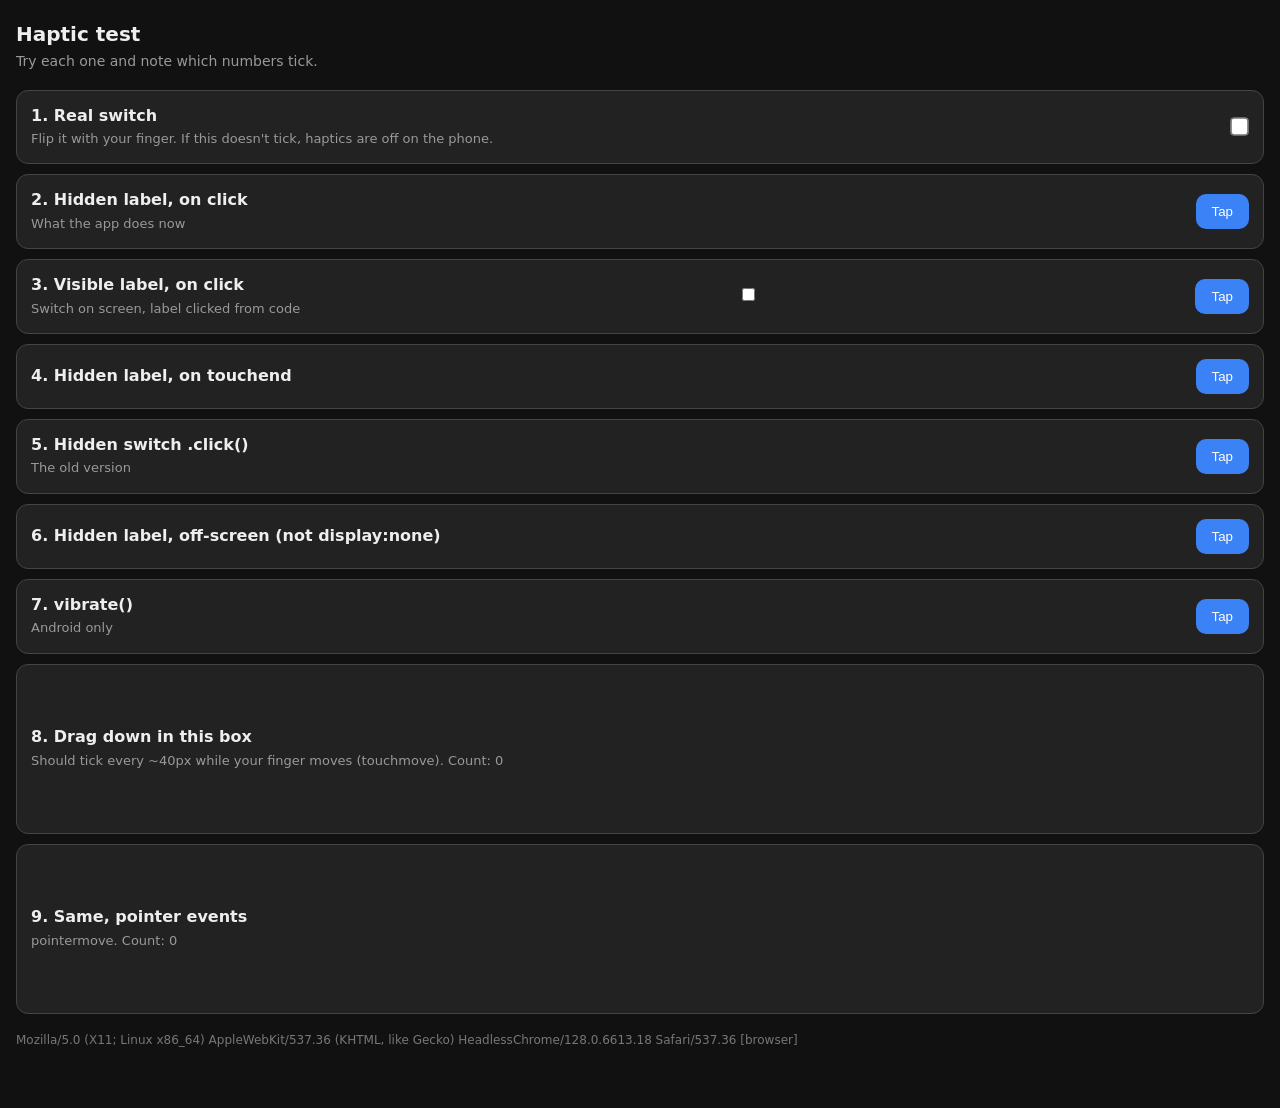
<file: haptic-test.html>
<!doctype html>
<html lang="en">
<head>
<meta charset="utf-8">
<meta name="viewport" content="width=device-width, initial-scale=1, maximum-scale=1, user-scalable=no">
<title>Haptic Test</title>
<style>
  :root { --bg: #111; --ink: #eee; --card: #222; --line: #444; }
  body { margin: 0; padding: 20px 16px 60px; background: var(--bg); color: var(--ink);
         font: 16px/1.4 -apple-system, system-ui, sans-serif; }
  h1 { font-size: 20px; margin: 0 0 4px; }
  p.sub { margin: 0 0 18px; color: #999; font-size: 14px; }
  .row { display: flex; align-items: center; justify-content: space-between; gap: 12px;
         background: var(--card); border: 1px solid var(--line); border-radius: 12px;
         padding: 14px; margin-bottom: 10px; }
  .row b { display: block; }
  .row i { font-style: normal; color: #999; font-size: 13px; }
  button { font: 600 15px inherit; padding: 10px 16px; border-radius: 10px; border: 0;
           background: #3b82f6; color: #fff; flex-shrink: 0; }
  #ua { color: #777; font-size: 12px; margin-top: 18px; word-break: break-all; }
</style>
</head>
<body>
<h1>Haptic test</h1>
<p class="sub">Try each one and note which numbers tick.</p>

<div class="row"><span><b>1. Real switch</b><i>Flip it with your finger. If this doesn't tick, haptics are off on the phone.</i></span>
  <input type="checkbox" switch style="transform:scale(1.4)"></div>

<div class="row"><span><b>2. Hidden label, on click</b><i>What the app does now</i></span>
  <button id="t2">Tap</button></div>

<div class="row"><span><b>3. Visible label, on click</b><i>Switch on screen, label clicked from code</i></span>
  <label id="l3"><input type="checkbox" switch></label><button id="t3">Tap</button></div>

<div class="row"><span><b>4. Hidden label, on touchend</b></span>
  <button id="t4">Tap</button></div>

<div class="row"><span><b>5. Hidden switch .click()</b><i>The old version</i></span>
  <button id="t5">Tap</button></div>

<div class="row"><span><b>6. Hidden label, off-screen (not display:none)</b></span>
  <button id="t6">Tap</button></div>

<div class="row"><span><b>7. vibrate()</b><i>Android only</i></span>
  <button id="t7">Tap</button></div>

<div class="row" id="drag8" style="height:140px;touch-action:none"><span><b>8. Drag down in this box</b><i>Should tick every ~40px while your finger moves (touchmove). Count: <span id="c8">0</span></i></span></div>

<div class="row" id="drag9" style="height:140px;touch-action:none"><span><b>9. Same, pointer events</b><i>pointermove. Count: <span id="c9">0</span></i></span></div>

<div id="ua"></div>
<script>
  document.getElementById('ua').textContent = navigator.userAgent +
    (navigator.standalone ? '  [home screen]' : '  [browser]');
  function hiddenLabel(style) {
    const lb = document.createElement('label');
    lb.setAttribute('aria-hidden', 'true'); lb.style.cssText = style;
    lb.innerHTML = '<input type="checkbox" switch>';
    document.body.appendChild(lb);
    lb.click(); lb.remove();
  }
  t2.onclick = () => hiddenLabel('display:none');
  t3.onclick = () => l3.click();
  t4.addEventListener('touchend', () => hiddenLabel('display:none'));
  t5.onclick = () => { const i = document.createElement('input'); i.type = 'checkbox';
    i.setAttribute('switch', ''); i.style.cssText = 'position:fixed;opacity:0;left:-9px';
    document.body.appendChild(i); i.click(); i.remove(); };
  t6.onclick = () => hiddenLabel('position:fixed;left:-100px;top:0;opacity:0.01');
  function dragTest(el, cnt, down, move) {
    let y0 = null, n = 0;
    el.addEventListener(down, e => { y0 = (e.touches ? e.touches[0] : e).clientY; });
    el.addEventListener(move, e => {
      if (y0 == null) return;
      const y = (e.touches ? e.touches[0] : e).clientY;
      if (Math.abs(y - y0) >= 40) { y0 = y; cnt.textContent = ++n; hiddenLabel('display:none'); }
    }, { passive: false });
    el.addEventListener(down === 'touchstart' ? 'touchend' : 'pointerup', () => { y0 = null; });
  }
  dragTest(drag8, c8, 'touchstart', 'touchmove');
  dragTest(drag9, c9, 'pointerdown', 'pointermove');
  t7.onclick = () => { if (navigator.vibrate) navigator.vibrate(30); else t7.textContent = 'n/a'; };
</script>
</body>
</html>
</file>
